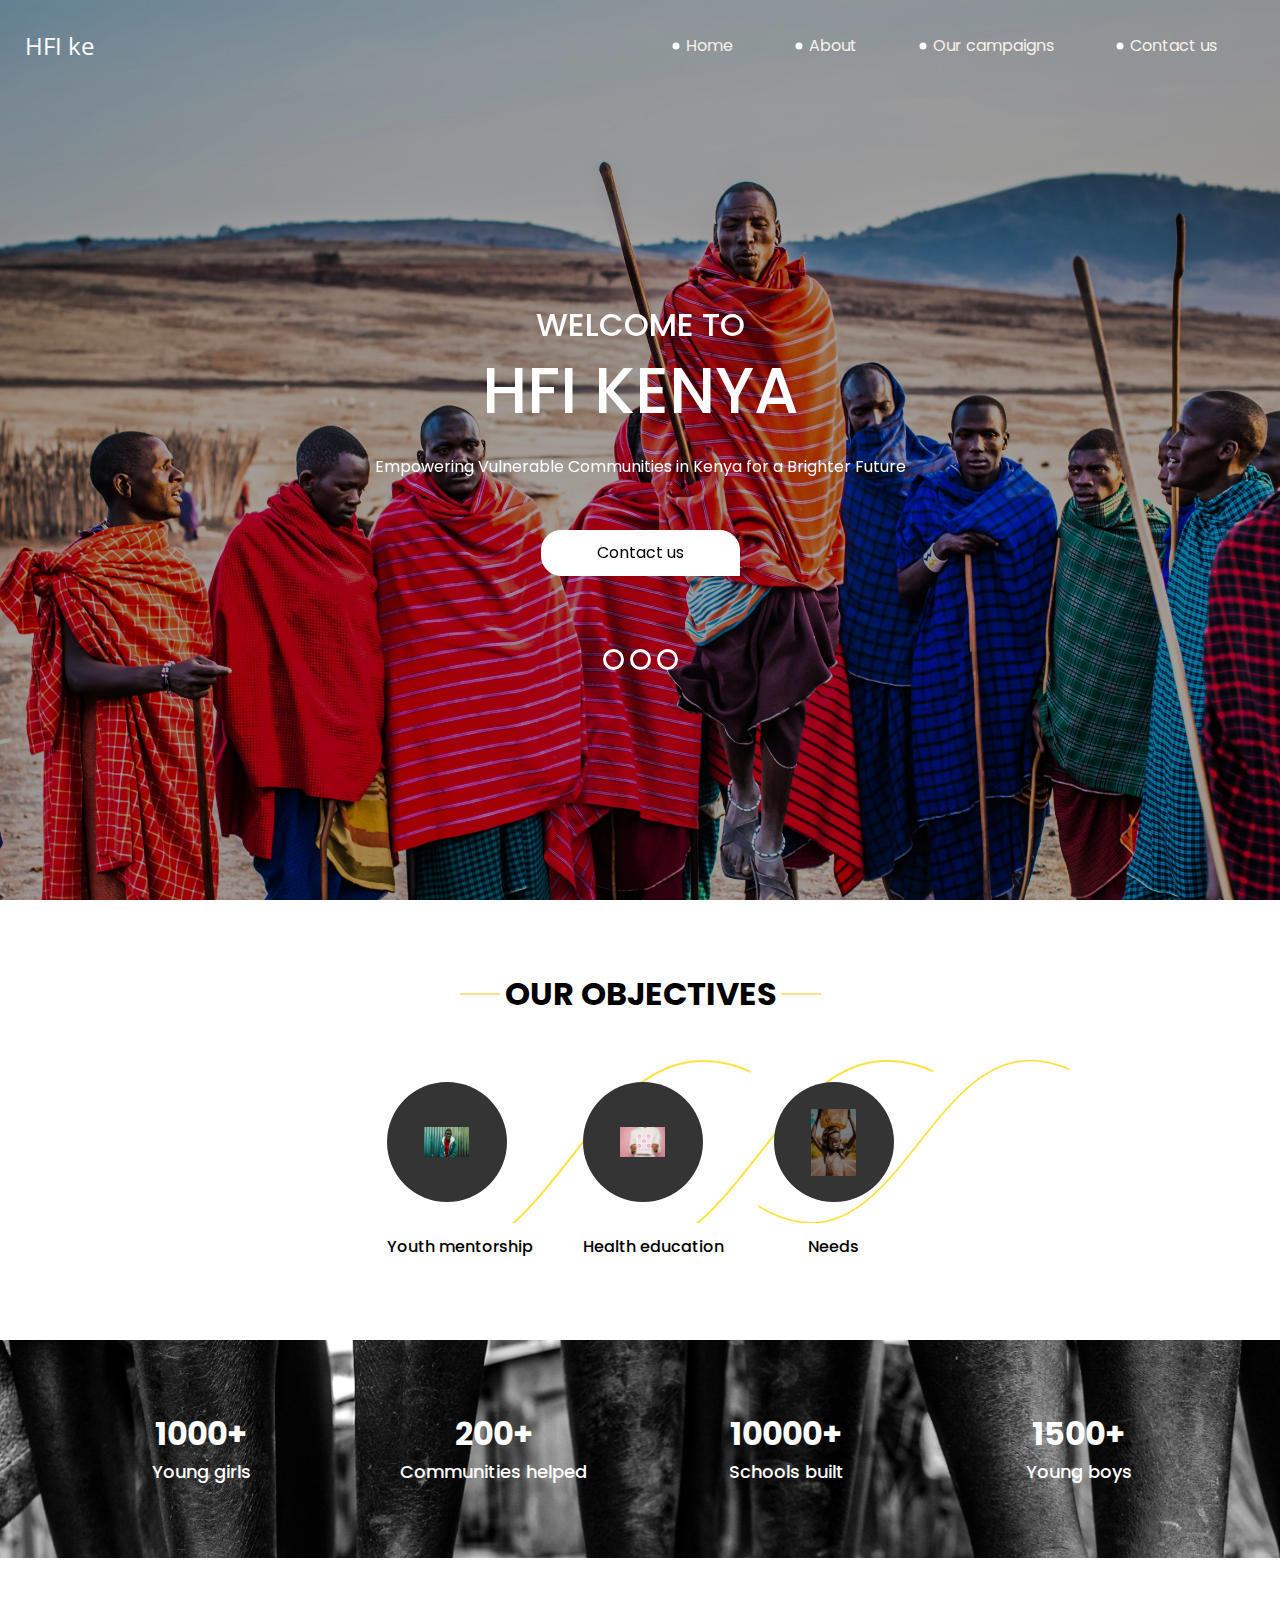
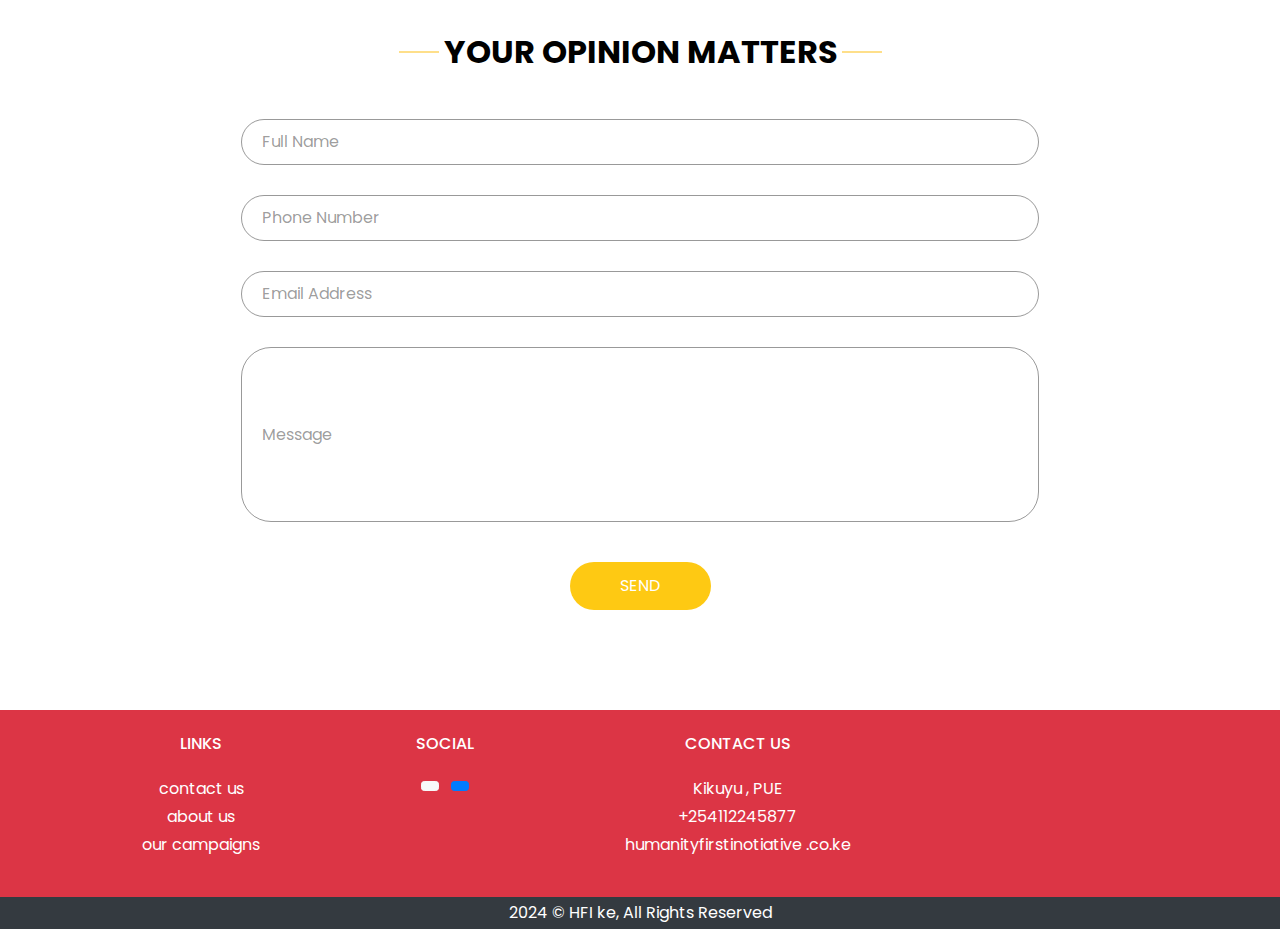
<file: index.html>
<!DOCTYPE html>
<html>

<head>
  <!-- Basic -->
  <meta charset="utf-8" />
  <meta http-equiv="X-UA-Compatible" content="IE=edge" />
  <!-- Mobile Metas -->
  <meta name="viewport" content="width=device-width, initial-scale=1, shrink-to-fit=no" />
  <!-- Site Metas -->
  <meta name="keywords" content="" />
  <meta name="description" content="" />
  <meta name="author" content="" />

  <title>HFI Ke</title>

  <!-- slider stylesheet -->
  <!-- slider stylesheet -->
  <link rel="stylesheet" type="text/css" href="https://cdnjs.cloudflare.com/ajax/libs/OwlCarousel2/2.3.4/assets/owl.carousel.min.css" />

  <!-- bootstrap core css -->
  <link rel="stylesheet" type="text/css" href="css/bootstrap.css" />

  <!-- fonts style -->
  <link href="https://fonts.googleapis.com/css?family=Open+Sans:400,700|Poppins:400,700&display=swap" rel="stylesheet">
  <!-- Custom styles for this template -->
  <link href="css/style.css" rel="stylesheet" />
  <!-- responsive style -->
  <link href="css/responsive.css" rel="stylesheet" />
</head>

<body>
  <div class="hero_area">
    <!-- header section strats -->
    <header class="header_section">
      <div class="container-fluid">
        <nav class="navbar navbar-expand-lg custom_nav-container pt-3">
          <a class="navbar-brand" href="index.html">
            <span>
              HFI ke
            </span>
          </a>
          <button class="navbar-toggler" type="button" data-toggle="collapse" data-target="#navbarSupportedContent" aria-controls="navbarSupportedContent" aria-expanded="false" aria-label="Toggle navigation">
            <span class="navbar-toggler-icon"></span>
          </button>

          <div class="collapse navbar-collapse" id="navbarSupportedContent">
            <div class="d-flex ml-auto flex-column flex-lg-row align-items-center">
              <ul class="navbar-nav  ">
                <li class="nav-item active">
                  <a class="nav-link" href="index.html">Home <span class="sr-only">(current)</span></a>
                </li>
                <li class="nav-item">
                  <a class="nav-link" href="about.html"> About </a>
                </li>
  
                <li class="nav-item">
                  <a class="nav-link" href="our campaigns.html"> Our campaigns </a>
                </li>
                <li class="nav-item">
                  <a class="nav-link" href="contact.html">Contact us</a>
                </li>
              </ul>

            </div>
          </div>
        </nav>
      </div>
    </header>
    <!-- end header section -->
    <!-- slider section -->
    <section class=" slider_section position-relative">
      <div class="container">
        <div id="carouselExampleIndicators" class="carousel slide" data-ride="carousel">
          <ol class="carousel-indicators">
            <li data-target="#carouselExampleIndicators" data-slide-to="0" class="active"></li>
            <li data-target="#carouselExampleIndicators" data-slide-to="1"></li>
            <li data-target="#carouselExampleIndicators" data-slide-to="2"></li>
          </ol>
          <div class="carousel-inner">
            <div class="carousel-item active">
              <div class="row">
                <div class="col">
                  <div class="detail-box">
                    <div>
                      <h2>
                        Welcome to

                      </h2>
                      <h1>
                        HFI Kenya
                      </h1>
                      <p>Empowering Vulnerable Communities in Kenya for a Brighter Future
                      </p>
                      <div class="">
                        <a href="contact.html">
                          Contact us
                        </a>
                      </div>
                    </div>
                  </div>
                </div>
              </div>
            </div>


            
        
          </div>
        </div>

      </div>
    </section>
    <!-- end slider section -->
  </div>

  <!-- do section -->

  <section class="do_section layout_padding">
    <div class="container">
      <div class="heading_container">
        <h2>
          Our objectives
        </h2>
        <p>
       
        </p>
      </div>
      <div class="do_container">
        <div class="box arrow-start arrow_bg">
          <div class="img-box">
            <img src="images/d.jpg" alt="">
          </div>
          <div class="detail-box">
            <h6>
              Youth mentorship
            </h6>
          </div>
        </div>
        <div class="box arrow-middle arrow_bg">
          <div class="img-box">
            <img src="images/2.jpg" alt="">
          </div>
          <div class="detail-box">
            <h6>
              Health education
            </h6>
          </div>
        </div>
        <div class="box arrow-middle arrow_bg">
          <div class="img-box">
            <img src="images/3.jpg" alt="">
          </div>
          <div class="detail-box">
            <h6>
              Needs
            </h6>
          </div>
        </div>
       

      </div>
    </div>
  </section>

  <!-- end do section -->

 


  

 

  <!-- target section -->
  <section class="target_section layout_padding2">
    <div class="container">
      <div class="row">
        <div class="col-md-3 col-sm-6">
          <div class="detail-box">
            <h2>
              1000+
            </h2>
            <h5>
              Young girls
            </h5>
          </div>
        </div>
        <div class="col-md-3 col-sm-6">
          <div class="detail-box">
            <h2>
              200+
            </h2>
            <h5>
              Communities helped
            </h5>
          </div>
        </div>
        <div class="col-md-3 col-sm-6">
          <div class="detail-box">
            <h2>
              10000+
            </h2>
            <h5>
              Schools built
            </h5>
          </div>
        </div>
        <div class="col-md-3 col-sm-6">
          <div class="detail-box">
            <h2>
              1500+
            </h2>
            <h5>
              Young boys
            </h5>
          </div>
        </div>
      </div>
    </div>
  </section>

  <!-- end target section -->


  <!-- contact section -->

  <section class="contact_section layout_padding">
    <div class="container">

      <div class="heading_container">
        <h2>
          Your Opinion Matters
        </h2>
      </div>
      <div class="">
        <div class="">
          <div class="row">
            <div class="col-md-9 mx-auto">
              <div class="contact-form">
                <form action="">
                  <div>
                    <input type="text" placeholder="Full Name ">
                  </div>
                  <div>
                    <input type="text" placeholder="Phone Number">
                  </div>
                  <div>
                    <input type="email" placeholder="Email Address">
                  </div>
                  <div>
                    <input type="text" placeholder="Message" class="input_message">
                  </div>
                  <div class="d-flex justify-content-center">
                    <button type="submit" class="btn_on-hover">
                      Send
                    </button>
                  </div>
                </form>
              </div>
            </div>
          </div>
        </div>
      </div>
     
    </div>
  </section>


  <!-- end contact section -->


  <footer class="footer bg-danger">
    <div class="container">
        <div class="row">
            <div class="col-sm-6 col-md-4 mt-4 col-lg-3 text-center text-sm-start">
                <div class="information">
                    <h6 class="footer-heading text-uppercase text-white fw-bold">Links</h6>
                    <ul class="list-unstyled footer-link mt-4">
                        <li class="mb-1"><a href="contact.html" class="text-white text-decoration-none fw-semibold">contact us</a></li>
                        <li class="mb-1"><a href="about.html" class="text-white text-decoration-none fw-semibold">about us</a></li>
                        <li class="mb-1"><a href="our campaigns.html" class="text-white text-decoration-none fw-semibold">our campaigns</a></li>
                        
                    </ul>
                </div>
            </div>
            
            <div class="col-sm-6 col-md-4 mt-4 col-lg-2 text-center text-sm-start">
              <div class="social">
                  <h6 class="footer-heading text-uppercase text-white fw-bold">Social</h6>
                  <ul class="list-inline my-4">

                    <li class="list-inline-item"><a href="humanity first initiative.org" class="text-danger btn-sm btn btn-light mb-2"><i class="bi bi-instagram"></i></a></li>
                    <li class="list-inline-item"><a href="humanity first initiative.org" class="text-white btn-sm btn btn-primary mb-2"><i class="bi bi-twitter"></i></a></li>

                </ul>
              </div>
          </div>
            <div class="col-sm-6 col-md-6 mt-4 col-lg-4 text-center text-sm-start">
              <div class="contact">
                  <h6 class="footer-heading text-uppercase text-white fw-bold">Contact Us</h6>
                  <address class="mt-4 m-0 text-white mb-1"><i class="bi bi-pin-map fw-semibold"></i> Kikuyu , PUE</address>
                  <a href="tel:+" class="text-white mb-1 text-decoration-none d-block fw-semibold"><i class="bi bi-telephone"></i>  +254112245877</a>
                  <a href="mailto:" class="text-white mb-1 text-decoration-none d-block fw-semibold"><i class="bi bi-envelope"></i> humanityfirstinotiative .co.ke</a>

              </div>
            </div>
        </div>
    </div>
    <div class="text-center bg-dark text-white mt-4 p-1">
        <p class="mb-0 fw-bold">2024 © HFI ke, All Rights Reserved</p>
    </div>
  </footer>



            
          
  
             
           
 

  <script type="text/javascript" src="js/jquery-3.4.1.min.js"></script>
  <script type="text/javascript" src="js/bootstrap.js"></script>
  <script type="text/javascript" src="https://cdnjs.cloudflare.com/ajax/libs/OwlCarousel2/2.3.4/owl.carousel.min.js">
  </script>
  <!-- owl carousel script 
    -->
  <script type="text/javascript">
    $(".owl-carousel").owlCarousel({
      loop: true,
      margin: 0,
      navText: [],
      center: true,
      autoplay: true,
      autoplayHoverPause: true,
      responsive: {
        0: {
          items: 1
        },
        1000: {
          items: 3
        }
      }
    });
  </script>
  <!-- end owl carousel script -->

</body>

</html>
</file>
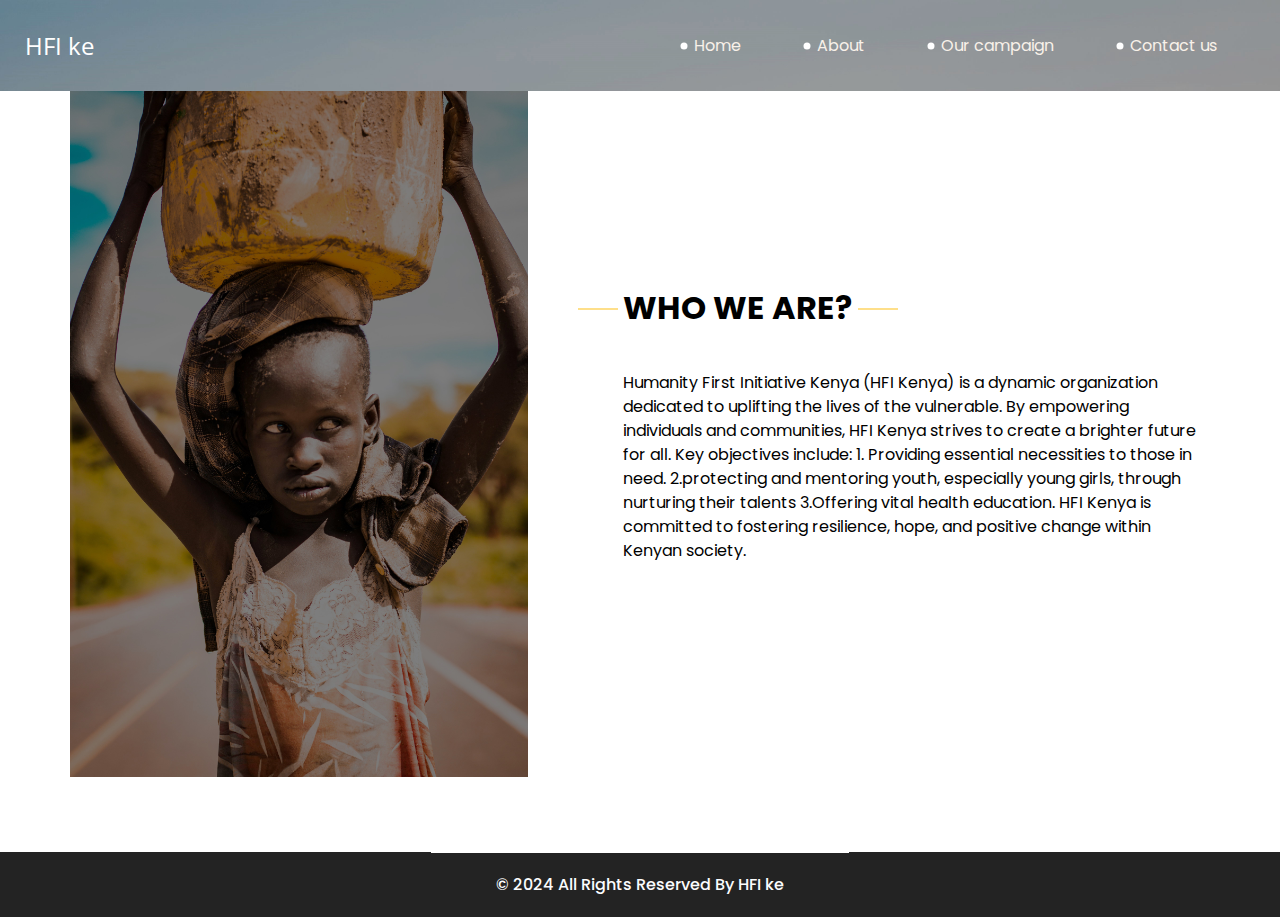
<file: about.html>
<!DOCTYPE html>
<html>

<head>
  <!-- Basic -->
  <meta charset="utf-8" />
  <meta http-equiv="X-UA-Compatible" content="IE=edge" />
  <!-- Mobile Metas -->
  <meta name="viewport" content="width=device-width, initial-scale=1, shrink-to-fit=no" />
  <!-- Site Metas -->
  <meta name="keywords" content="" />
  <meta name="description" content="" />
  <meta name="author" content="" />

  <title>HFI ke</title>

  <!-- slider stylesheet -->
  <!-- slider stylesheet -->
  <link rel="stylesheet" type="text/css" href="https://cdnjs.cloudflare.com/ajax/libs/OwlCarousel2/2.3.4/assets/owl.carousel.min.css" />

  <!-- bootstrap core css -->
  <link rel="stylesheet" type="text/css" href="css/bootstrap.css" />

  <!-- fonts style -->
  <link href="https://fonts.googleapis.com/css?family=Open+Sans:400,700|Poppins:400,700&display=swap" rel="stylesheet">
  <!-- Custom styles for this template -->
  <link href="css/style.css" rel="stylesheet" />
  <!-- responsive style -->
  <link href="css/responsive.css" rel="stylesheet" />
</head>

<body class="sub_page">
  <div class="hero_area">
    <!-- header section strats -->
    <header class="header_section">
      <div class="container-fluid">
        <nav class="navbar navbar-expand-lg custom_nav-container pt-3">
          <a class="navbar-brand" href="index.html">
            <span>
              HFI ke
            </span>
          </a>
          <button class="navbar-toggler" type="button" data-toggle="collapse" data-target="#navbarSupportedContent" aria-controls="navbarSupportedContent" aria-expanded="false" aria-label="Toggle navigation">
            <span class="navbar-toggler-icon"></span>
          </button>

          <div class="collapse navbar-collapse" id="navbarSupportedContent">
            <div class="d-flex ml-auto flex-column flex-lg-row align-items-center">
              <ul class="navbar-nav  ">
                <li class="nav-item active">
                  <a class="nav-link" href="index.html">Home <span class="sr-only">(current)</span></a>
                </li>
                <li class="nav-item">
                  <a class="nav-link" href="about.html"> About </a>
                </li>

                <li class="nav-item">
                  <a class="nav-link" href="our campaigns.html"> Our campaign </a>
                </li>
                <li class="nav-item">
                  <a class="nav-link" href="contact.html">Contact us</a>
                </li>
              </ul>

            </div>
          </div>
        </nav>
      </div>
    </header>
    <!-- end header section -->
  </div>


  <!-- who section -->

  <section class="who_section layout_padding">
    <div class="container">
      <div class="row">
        <div class="col-md-5">
          <div class="img-box">
            <img src="images/3.jpg" alt="">
          </div>
        </div>
        <div class="col-md-7">
          <div class="detail-box">
            <div class="heading_container">
              <h2>
                WHO WE ARE?
              </h2>
            </div>
            <p>
              Humanity First Initiative Kenya (HFI Kenya) is a dynamic organization dedicated to uplifting the lives of the vulnerable. By empowering individuals and communities, HFI Kenya strives to create a brighter future for all. Key objectives include:
              1. Providing essential necessities to those in need.
              2.protecting and mentoring youth, especially young girls, through nurturing their talents 
              3.Offering vital health education. 
              HFI Kenya is committed to fostering resilience, hope, and positive change within Kenyan society.
            </p>

          </div>
        </div>
      </div>
    </div>
  </section>

  <!-- end who section -->


  


  <!-- footer section -->
  <section class="container-fluid footer_section">
    <p>
      &copy; 2024 All Rights Reserved By
      <a href="">HFI ke</a>
    </p>
  </section>
  <!-- footer section -->

  <script type="text/javascript" src="js/jquery-3.4.1.min.js"></script>
  <script type="text/javascript" src="js/bootstrap.js"></script>
  <script type="text/javascript" src="https://cdnjs.cloudflare.com/ajax/libs/OwlCarousel2/2.3.4/owl.carousel.min.js">
  </script>
  <!-- owl carousel script 
    -->
  <script type="text/javascript">
    $(".owl-carousel").owlCarousel({
      loop: true,
      margin: 0,
      navText: [],
      center: true,
      autoplay: true,
      autoplayHoverPause: true,
      responsive: {
        0: {
          items: 1
        },
        1000: {
          items: 3
        }
      }
    });
  </script>
  <!-- end owl carousel script -->

</body>

</html>
</file>
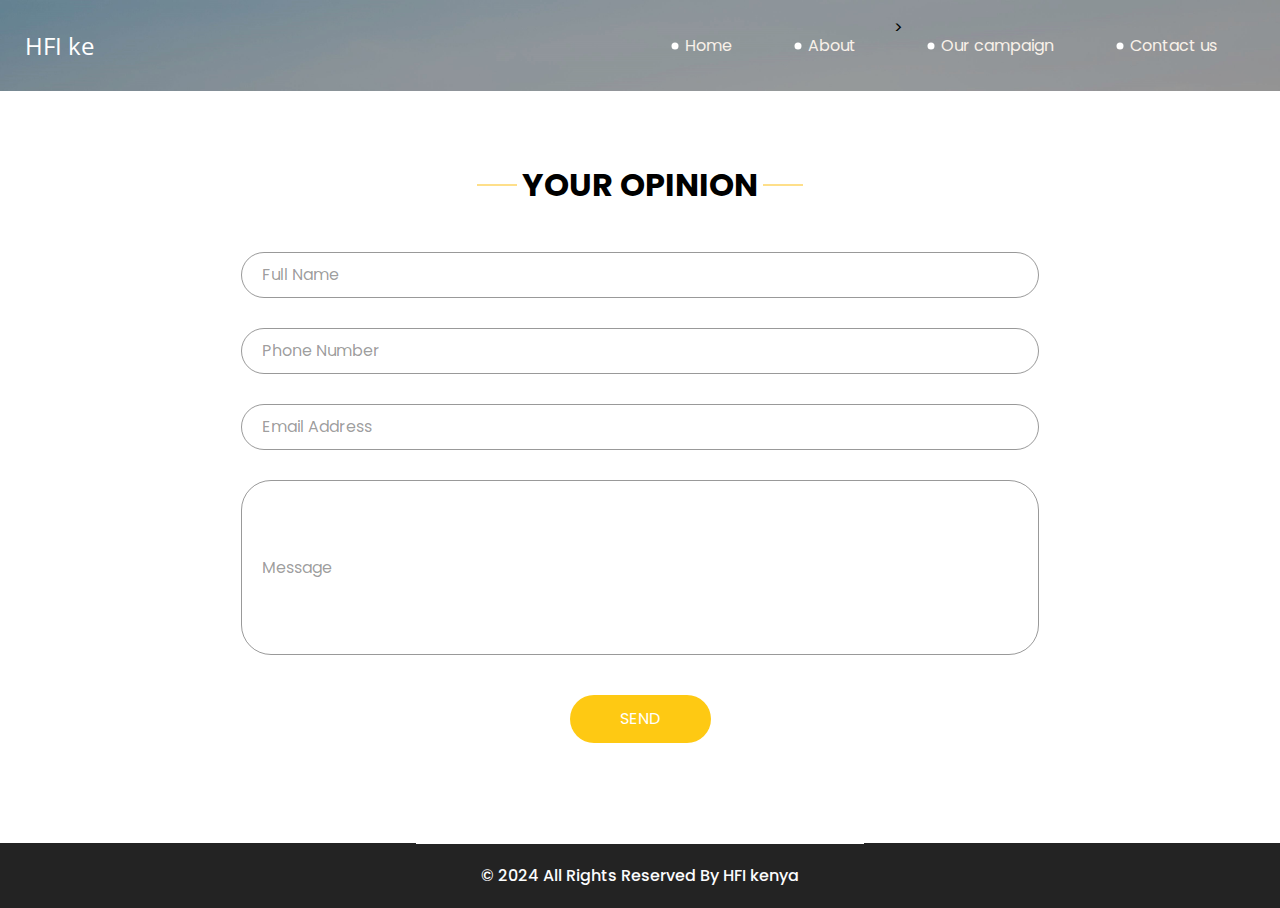
<file: contact.html>
<!DOCTYPE html>
<html>

<head>
  <!-- Basic -->
  <meta charset="utf-8" />
  <meta http-equiv="X-UA-Compatible" content="IE=edge" />
  <!-- Mobile Metas -->
  <meta name="viewport" content="width=device-width, initial-scale=1, shrink-to-fit=no" />
  <!-- Site Metas -->
  <meta name="keywords" content="" />
  <meta name="description" content="" />
  <meta name="author" content="" />

  <title>HFI kenya</title>

  <!-- slider stylesheet -->
  <!-- slider stylesheet -->
  <link rel="stylesheet" type="text/css" href="https://cdnjs.cloudflare.com/ajax/libs/OwlCarousel2/2.3.4/assets/owl.carousel.min.css" />

  <!-- bootstrap core css -->
  <link rel="stylesheet" type="text/css" href="css/bootstrap.css" />

  <!-- fonts style -->
  <link href="https://fonts.googleapis.com/css?family=Open+Sans:400,700|Poppins:400,700&display=swap" rel="stylesheet">
  <!-- Custom styles for this template -->
  <link href="css/style.css" rel="stylesheet" />
  <!-- responsive style -->
  <link href="css/responsive.css" rel="stylesheet" />
</head>

<body class="sub_page">
  <div class="hero_area">
    <!-- header section strats -->
    <header class="header_section">
      <div class="container-fluid">
        <nav class="navbar navbar-expand-lg custom_nav-container pt-3">
          <a class="navbar-brand" href="index.html">
            <span>
              HFI ke
            </span>
          </a>
          <button class="navbar-toggler" type="button" data-toggle="collapse" data-target="#navbarSupportedContent" aria-controls="navbarSupportedContent" aria-expanded="false" aria-label="Toggle navigation">
            <span class="navbar-toggler-icon"></span>
          </button>

          <div class="collapse navbar-collapse" id="navbarSupportedContent">
            <div class="d-flex ml-auto flex-column flex-lg-row align-items-center">
              <ul class="navbar-nav  ">
                <li class="nav-item active">
                  <a class="nav-link" href="index.html">Home <span class="sr-only">(current)</span></a>
                </li>
                <li class="nav-item">
                  <a class="nav-link" href="about.html"> About </a>
                </li>
                >
                <li class="nav-item">
                  <a class="nav-link" href="our campaigns.html"> Our campaign </a>
                </li>
                <li class="nav-item">
                  <a class="nav-link" href="contact.html">Contact us</a>
                </li>
              </ul>

            </div>
          </div>
        </nav>
      </div>
    </header>
    <!-- end header section -->
  </div>

  <!-- contact section -->

  <section class="contact_section layout_padding">
    <div class="container">

      <div class="heading_container">
        <h2>
          Your Opinion
        </h2>
      </div>
      <div class="">
        <div class="">
          <div class="row">
            <div class="col-md-9 mx-auto">
              <div class="contact-form">
                <form action="">
                  <div>
                    <input type="text" placeholder="Full Name ">
                  </div>
                  <div>
                    <input type="text" placeholder="Phone Number">
                  </div>
                  <div>
                    <input type="email" placeholder="Email Address">
                  </div>
                  <div>
                    <input type="text" placeholder="Message" class="input_message">
                  </div>
                  <div class="d-flex justify-content-center">
                    <button type="submit" class="btn_on-hover">
                      Send
                    </button>
                  </div>
                </form>
              </div>
            </div>
          </div>
        </div>
      </div>

    </div>
  </section>


  <!-- end contact section -->


 

  <!-- footer section -->
  <section class="container-fluid footer_section">
    <p>
      &copy; 2024 All Rights Reserved By
      <a href="">HFI kenya</a>
    </p>
  </section>
  <!-- footer section -->

  <script type="text/javascript" src="js/jquery-3.4.1.min.js"></script>
  <script type="text/javascript" src="js/bootstrap.js"></script>
  <script type="text/javascript" src="https://cdnjs.cloudflare.com/ajax/libs/OwlCarousel2/2.3.4/owl.carousel.min.js">
  </script>
  <!-- owl carousel script 
    -->
  <script type="text/javascript">
    $(".owl-carousel").owlCarousel({
      loop: true,
      margin: 0,
      navText: [],
      center: true,
      autoplay: true,
      autoplayHoverPause: true,
      responsive: {
        0: {
          items: 1
        },
        1000: {
          items: 3
        }
      }
    });
  </script>
  <!-- end owl carousel script -->

</body>

</html>
</file>
<file: css/style.css>
body {
  font-family: "Poppins", sans-serif;
  color: #000000;
  background-color: #fff;
}

.layout_padding {
  padding: 75px 0;
}

.layout_padding2 {
  padding: 45px 0;
}

.layout_padding2-top {
  padding-top: 45px;
}

.layout_padding2-bottom {
  padding-bottom: 45px;
}

.layout_padding-top {
  padding-top: 75px;
}

.layout_padding-bottom {
  padding-bottom: 75px;
}

.heading_container {
  display: -webkit-box;
  display: -ms-flexbox;
  display: flex;
  -webkit-box-orient: vertical;
  -webkit-box-direction: normal;
      -ms-flex-direction: column;
          flex-direction: column;
  -webkit-box-align: start;
      -ms-flex-align: start;
          align-items: flex-start;
}

.heading_container h2 {
  font-weight: bold;
  text-transform: uppercase;
  position: relative;
}

.heading_container h2::before, .heading_container h2::after {
  content: "";
  position: absolute;
  top: 50%;
  width: 40px;
  height: 1px;
  background-color: #fec016;
}

.heading_container h2::before {
  left: -5px;
  -webkit-transform: translate(-100%, -50%);
          transform: translate(-100%, -50%);
}

.heading_container h2::after {
  right: -5px;
  -webkit-transform: translate(100%, -50%);
          transform: translate(100%, -50%);
}

/*header section*/
.hero_area {
  height: 100vh;
  background-color: #b5caee;
  background-image: url(../images/bg.jpg);
  background-size: cover;
}

.sub_page .hero_area {
  height: auto;
}

.sub_page .who_section.layout_padding {
  padding-top: 0;
}

.hero_area.sub_pages {
  height: auto;
}

.header_section .container-fluid {
  padding-right: 25px;
  padding-left: 25px;
}

.header_section .nav_container {
  margin: 0 auto;
}

.custom_nav-container.navbar-expand-lg .navbar-nav .nav-link {
  margin: 10px 30px;
  color: #f8f1e9;
  text-align: center;
  position: relative;
}

.custom_nav-container.navbar-expand-lg .navbar-nav .nav-link::before {
  content: "";
  position: absolute;
  top: 50%;
  left: -2px;
  -webkit-transform: translate(-50%, -50%);
          transform: translate(-50%, -50%);
  width: 7px;
  height: 7px;
  border-radius: 100%;
  background-color: #ffffff;
}

a,
a:hover,
a:focus {
  text-decoration: none;
}

a:hover,
a:focus {
  color: initial;
}

.btn,
.btn:focus {
  outline: none !important;
  -webkit-box-shadow: none;
          box-shadow: none;
}

.user_option {
  display: -webkit-box;
  display: -ms-flexbox;
  display: flex;
  -webkit-box-align: center;
      -ms-flex-align: center;
          align-items: center;
}

.custom_nav-container .nav_search-btn {
  background-image: url(../images/search-icon.png);
  background-size: 22px;
  background-repeat: no-repeat;
  background-position-y: 7px;
  width: 35px;
  height: 35px;
  padding: 0;
  border: none;
}

.navbar-brand {
  display: -webkit-box;
  display: -ms-flexbox;
  display: flex;
  -webkit-box-align: center;
      -ms-flex-align: center;
          align-items: center;
  font-family: 'Open Sans', sans-serif;
}

.navbar-brand span {
  font-size: 24px;
  color: #ffffff;
}

.custom_nav-container {
  z-index: 99999;
  padding: 15px 0;
}

.custom_nav-container .navbar-toggler {
  outline: none;
}

.custom_nav-container .navbar-toggler .navbar-toggler-icon {
  background-image: url(../images/menu.png);
  background-size: 55px;
}

/*end header section*/
.slider_section {
  height: 90%;
  display: -webkit-box;
  display: -ms-flexbox;
  display: flex;
  -webkit-box-align: center;
      -ms-flex-align: center;
          align-items: center;
  color: #ffffff;
}

.slider_section .detail-box {
  text-align: center;
  margin-bottom: 110px;
}

.slider_section .detail-box h1 {
  font-size: 4rem;
  text-transform: uppercase;
}

.slider_section .detail-box h2 {
  text-transform: uppercase;
}

.slider_section .detail-box p {
  margin-top: 25px;
}

.slider_section .detail-box a {
  display: inline-block;
  padding: 10px 55px;
  background-color: #ffffff;
  border: 1px solid #ffffff;
  color: #000000;
  border-radius: 20px 20px 0 20px;
  margin-top: 35px;
}

.slider_section .detail-box a:hover {
  background-color: transparent;
  color: #ffffff;
}

.slider_section #carouselExampleIndicators {
  bottom: 0;
}

.slider_section #carouselExampleIndicators li {
  width: 15px;
  height: 15px;
  background-color: transparent;
  border: 3px solid #ffffff;
  border-radius: 100%;
  opacity: 1;
}

.do_section .heading_container {
  -webkit-box-align: center;
      -ms-flex-align: center;
          align-items: center;
  text-align: center;
}

.do_section .do_container {
  display: -webkit-box;
  display: -ms-flexbox;
  display: flex;
  -ms-flex-wrap: wrap;
      flex-wrap: wrap;
  -webkit-box-pack: center;
      -ms-flex-pack: center;
          justify-content: center;
  padding-top: 10px;
}

.do_section .do_container .box {
  text-align: center;
  position: relative;
  z-index: 5;
  margin: 35px 25px 0 25px;
}

.do_section .do_container .box .img-box {
  width: 120px;
  height: 120px;
  display: -webkit-box;
  display: -ms-flexbox;
  display: flex;
  -webkit-box-pack: center;
      -ms-flex-pack: center;
          justify-content: center;
  -webkit-box-align: center;
      -ms-flex-align: center;
          align-items: center;
  background-color: #353434;
  border-radius: 100%;
}

.do_section .do_container .box .img-box img {
  width: 45px;
}

.do_section .do_container .box .detail-box {
  margin-top: 35px;
}

.do_section .do_container .box:hover .img-box {
  background-color: #fec016;
}

.do_section .do_container .arrow_bg::before {
  content: "";
  position: absolute;
  top: -23px;
  left: -17px;
  width: 262%;
  height: 90%;
  z-index: 3;
  background-size: cover;
}

.do_section .do_container .arrow-start::before {
  background-image: url(../images/arrow-start.png);
}

.do_section .do_container .arrow-middle::before {
  background-image: url(../images/arrow-middle.png);
}

.do_section .do_container .arrow-end::before {
  background-image: url(../images/arrow-end.png);
}

.who_section .row {
  -webkit-box-align: center;
      -ms-flex-align: center;
          align-items: center;
}

.who_section .img-box img {
  width: 100%;
}

.who_section .detail-box {
  margin-left: 65px;
}

.who_section .detail-box p {
  margin-top: 35px;
}

.who_section .detail-box a {
  display: inline-block;
  padding: 8px 30px;
  background-color: #353434;
  border: 1px solid #353434;
  color: #ffffff;
  border-radius: 20px 20px 0 20px;
  margin-top: 35px;
}

.who_section .detail-box a:hover {
  background-color: transparent;
  color: #353434;
}

.work_section .work_container {
  display: -webkit-box;
  display: -ms-flexbox;
  display: flex;
  -ms-flex-wrap: wrap;
      flex-wrap: wrap;
  margin: 0 -1%;
}

.work_section .work_container .box {
  min-width: 300px;
  display: -webkit-box;
  display: -ms-flexbox;
  display: flex;
  -webkit-box-align: stretch;
      -ms-flex-align: stretch;
          align-items: stretch;
}

.work_section .work_container .box img {
  width: 100%;
}

.work_section .work_container .box.b-2, .work_section .work_container .box.b-3 {
  width: 43.5%;
}

.work_section .work_container .box.b-1, .work_section .work_container .box.b-4 {
  width: 56.5%;
}

.client_section {
  padding-bottom: 150px;
}

.client_section .heading_container {
  -webkit-box-align: center;
      -ms-flex-align: center;
          align-items: center;
  margin-bottom: 45px;
}

.client_section .box {
  padding: 20px;
  display: -webkit-box;
  display: -ms-flexbox;
  display: flex;
  -webkit-box-orient: vertical;
  -webkit-box-direction: normal;
      -ms-flex-direction: column;
          flex-direction: column;
  -webkit-box-align: center;
      -ms-flex-align: center;
          align-items: center;
  text-align: center;
  margin: 20px;
}

.client_section .box .img-box {
  width: 60px;
}

.client_section .box .img-box img {
  width: 100%;
}

.client_section .box .detail-box {
  margin-top: 35px;
  display: -webkit-box;
  display: -ms-flexbox;
  display: flex;
  -webkit-box-orient: vertical;
  -webkit-box-direction: normal;
      -ms-flex-direction: column;
          flex-direction: column;
  -webkit-box-align: center;
      -ms-flex-align: center;
          align-items: center;
}

.client_section .box .detail-box h5 {
  text-transform: uppercase;
  font-weight: bold;
  font-size: 18px;
}

.client_section .box .detail-box h5 span {
  text-transform: none;
  font-size: 16px;
  font-weight: normal;
  color: #fec016;
}

.client_section .box .detail-box img {
  width: 15px;
  margin: 35px 0;
}

.client_section .carousel-wrap {
  margin: 0 auto;
  padding: 0;
  position: relative;
}

.client_section .owl-nav > div {
  margin-top: -26px;
  position: absolute;
  top: 50%;
  color: #cdcbcd;
}

.client_section .owl-carousel .owl-nav .owl-prev,
.client_section .owl-carousel .owl-nav .owl-next {
  width: 50px;
  height: 50px;
  background-color: #000000;
  background-size: 16px;
  background-position: center;
  border-radius: 100%;
  background-repeat: no-repeat;
  position: absolute;
  bottom: -75px;
  outline: none;
}

.client_section .owl-carousel .owl-nav .owl-prev:hover,
.client_section .owl-carousel .owl-nav .owl-next:hover {
  background-color: rgba(0, 0, 0, 0.8);
}

.client_section .owl-carousel .owl-nav .owl-prev {
  background-image: url(../images/prev.png);
  left: 50%;
  -webkit-transform: translateX(-102%);
          transform: translateX(-102%);
}

.client_section .owl-carousel .owl-nav .owl-next {
  right: 50%;
  background-image: url(../images/next.png);
  -webkit-transform: translateX(102%);
          transform: translateX(102%);
}

.client_section .owl-carousel .owl-dots.disabled,
.client_section .owl-carousel .owl-nav.disabled {
  display: block;
}

.client_section .owl-item.active.center .box {
  -webkit-box-shadow: 0 0 20px 0 rgba(0, 0, 0, 0.2);
          box-shadow: 0 0 20px 0 rgba(0, 0, 0, 0.2);
}

.target_section {
  background-image: url(../images/target.jpg);
  background-size: cover;
  color: #ffffff;
  text-align: center;
}

.target_section .detail-box {
  margin: 30px 0;
}

.target_section h2 {
  font-weight: bold;
}

.target_section h5 {
  font-size: 18px;
  font-weight: 500;
}



/* contact section */
.contact_section .heading_container {
  -webkit-box-align: center;
      -ms-flex-align: center;
          align-items: center;
}

.contact_section .contact-form {
  padding: 25px;
  border-radius: 20px;
}

.contact_section .contact-form input {
  border: none;
  outline: none;
  background-color: transparent;
  width: 100%;
  margin: 15px 0;
  padding: 10px 20px;
  border: 1px solid rgba(0, 0, 0, 0.4);
  border-radius: 30px;
}

.contact_section .contact-form input.input_message {
  height: 175px;
}

.contact_section .contact-form input::-webkit-input-placeholder {
  color: rgba(0, 0, 0, 0.4);
}

.contact_section .contact-form input:-ms-input-placeholder {
  color: rgba(0, 0, 0, 0.4);
}

.contact_section .contact-form input::-ms-input-placeholder {
  color: rgba(0, 0, 0, 0.4);
}

.contact_section .contact-form input::placeholder {
  color: rgba(0, 0, 0, 0.4);
}

.contact_section .contact-form button {
  border: none;
  outline: none;
  padding: 12px 50px;
  text-transform: uppercase;
  margin-top: 25px;
  background-color: #fec913;
  color: #fff;
  border-radius: 30px;
}

.contact_section .map_img-box {
  width: 80%;
  margin: 25px auto 0 auto;
}

.contact_section .map_img-box img {
  width: 100%;
}

/* end contact section */
.info_section {
  background-color: #232323;
  color: #ffffff;
  padding: 90px 0 45px 0;
}

.info_section h5 {
  margin-bottom: 25px;
  font-size: 24px;
}

.info_section .info_insta .insta_container > div {
  display: -webkit-box;
  display: -ms-flexbox;
  display: flex;
}

.info_section .info_insta .insta_container img {
  width: 100%;
}

.info_section .info_insta .insta_container .insta-box {
  margin: 5px;
  display: -webkit-box;
  display: -ms-flexbox;
  display: flex;
  -webkit-box-align: stretch;
      -ms-flex-align: stretch;
          align-items: stretch;
  background-color: #ffffff;
  padding: 10px 20px;
}

.info_section .info_contact .img-box {
  width: 35px;
  display: -webkit-box;
  display: -ms-flexbox;
  display: flex;
  -webkit-box-pack: center;
      -ms-flex-pack: center;
          justify-content: center;
}

.info_section .info_contact p {
  margin: 0;
}

.info_section .info_contact > div {
  display: -webkit-box;
  display: -ms-flexbox;
  display: flex;
  -webkit-box-align: center;
      -ms-flex-align: center;
          align-items: center;
  margin: 20px 0;
}

.info_section .info_contact > div img {
  height: auto;
  margin-right: 12px;
}

.info_section .info_form form input {
  outline: none;
  width: 100%;
  padding: 7px 10px;
}

.info_section .info_form form button {
  display: inline-block;
  padding: 8px 30px;
  background-color: #fbca47;
  border: 1px solid #fbca47;
  color: #ffffff;
  margin-top: 15px;
  text-transform: uppercase;
  font-size: 15px;
}

.info_section .info_form form button:hover {
  background-color: transparent;
  color: #fbca47;
}

.info_section .info_form .social_box {
  margin-top: 35px;
  width: 100%;
  display: -webkit-box;
  display: -ms-flexbox;
  display: flex;
}

.info_section .info_form .social_box a {
  margin-right: 25px;
}

/* footer section*/
.footer_section {
  background-color: #232323;
  font-weight: 500;
  display: -webkit-box;
  display: -ms-flexbox;
  display: flex;
  -webkit-box-pack: center;
      -ms-flex-pack: center;
          justify-content: center;
}

.footer_section p {
  padding: 20px 65px;
  color: #fbfcfd;
  margin: 0 auto;
  text-align: center;
  border-top: 1px solid #ffffff;
}

.footer_section a {
  color: #fbfcfd;
}

/* end footer section*/
/*# sourceMappingURL=style.css.map */
</file>
<file: css/responsive.css>
@media (max-width: 1120px) {
    .hero_area {
        height: auto;
    }

    .slider_section {
        padding: 50px 0;
    }

}

@media (max-width: 992px) {
    .user_option {
        flex-direction: column;
    }

    .custom_nav-container .nav_search-btn {
        background-position: center;
        margin-top: 10px;
    }

    .user_option a {
        margin-bottom: 10px;
    }

    .custom_nav-container.navbar-expand-lg .navbar-nav .nav-link {
        padding: 0 5px;
    }
}

@media (max-width: 768px) {

    .info_section .col-md-3 {
        text-align: center;
    }

    .info_section .col-md-3:not(:nth-last-child(1)) {
        margin-bottom: 35px;
    }

    .who_section .detail-box {
        margin-left: 15px;
        margin-top: 35px;
    }

    .work_section .work_container .box.b-1,
    .work_section .work_container .box.b-2,
    .work_section .work_container .box.b-3,
    .work_section .work_container .box.b-4 {
        width: 100%;
    }

    .info_section .col-md-3>div {
        display: flex;
        flex-direction: column;
        align-items: center;
    }

    .info_section .info_form .social_box {
        justify-content: center;
    }

    .info_section .info_form .social_box a {
        margin: 0 10px;
    }

    .footer_section p {
        padding: 20px 30px;
    }
}

@media (max-width: 576px) {
    .slider_section .detail-box h1 {
        font-size: 3.5rem;
    }

    .do_section .do_container .arrow_bg::before {
        display: none;
    }
}

@media (max-width: 480px) {}

@media (max-width: 420px) {
    .slider_section .detail-box h2 {
        font-size: 1.5rem;
    }

    .slider_section .detail-box h1 {
        font-size: 3rem;
    }
}

@media (max-width: 360px) {}

@media (min-width: 1200px) {
    .container {
        max-width: 1170px;
    }
}
</file>
